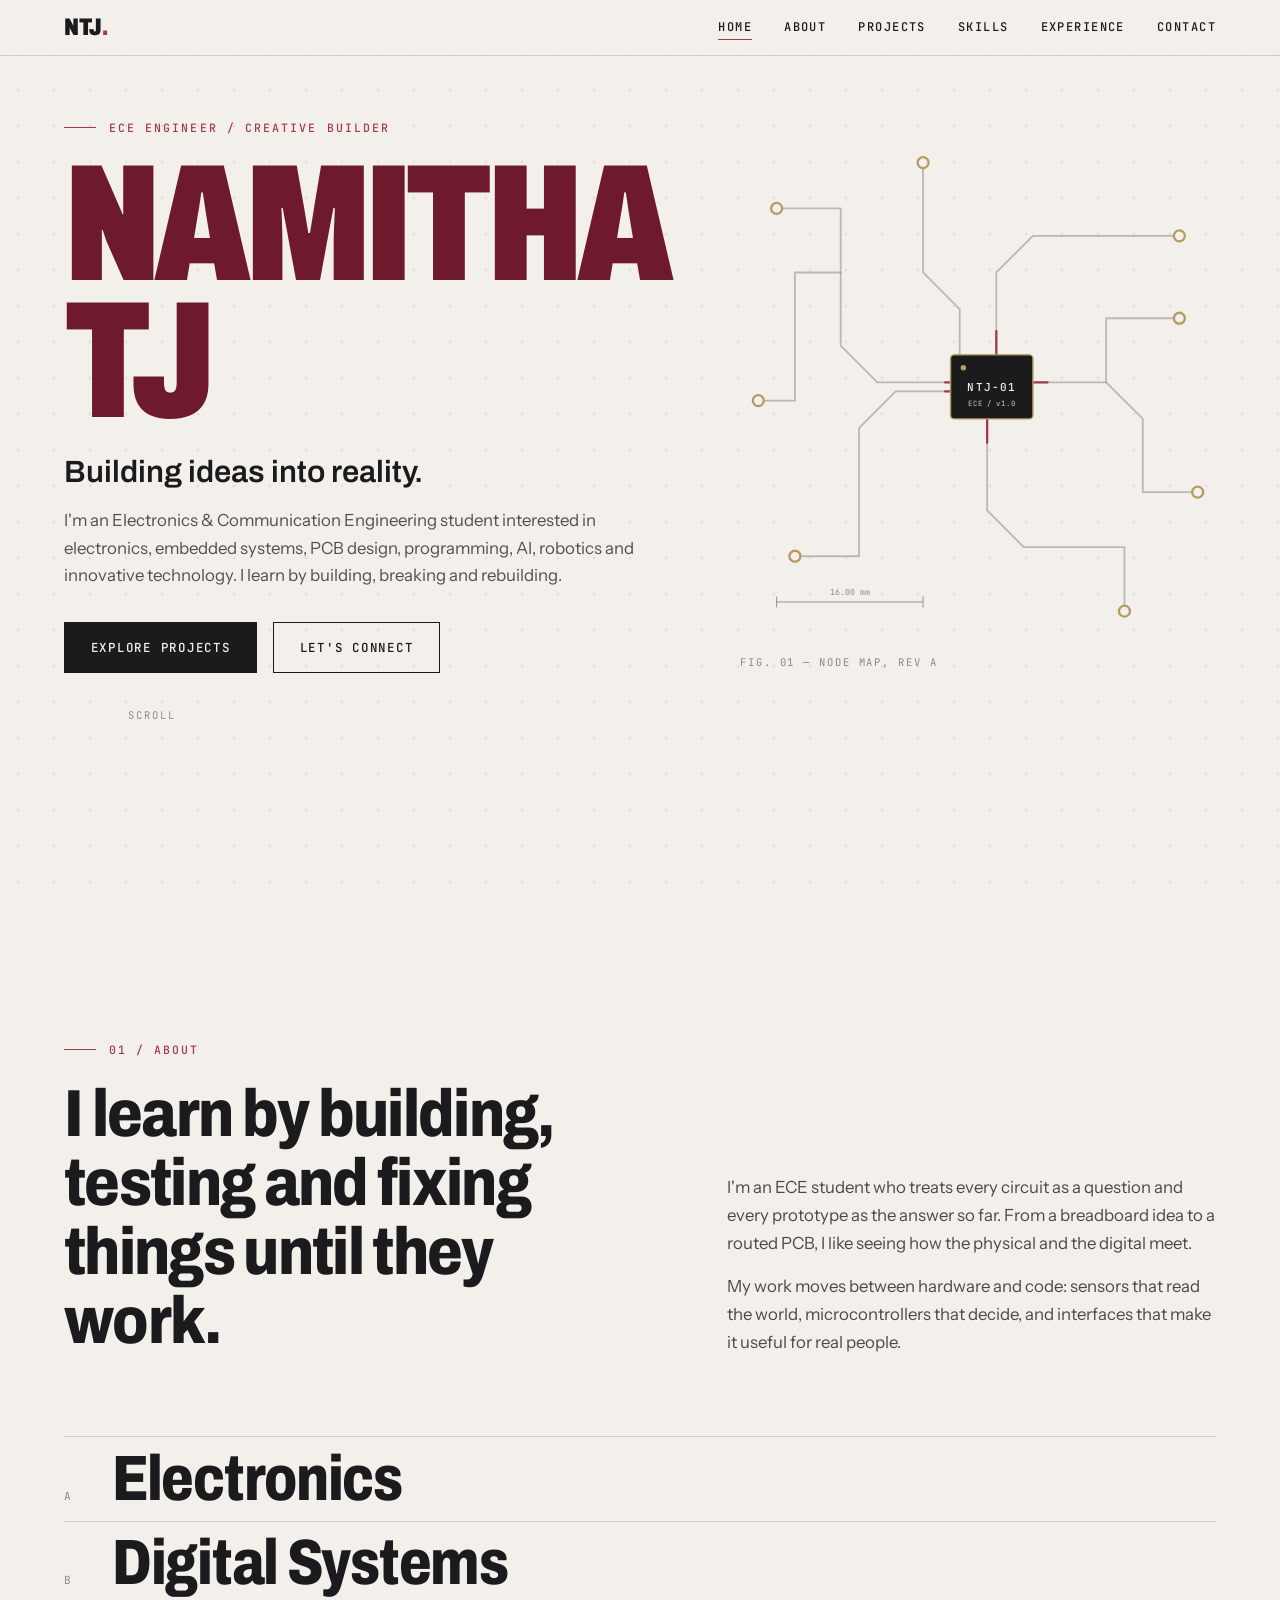
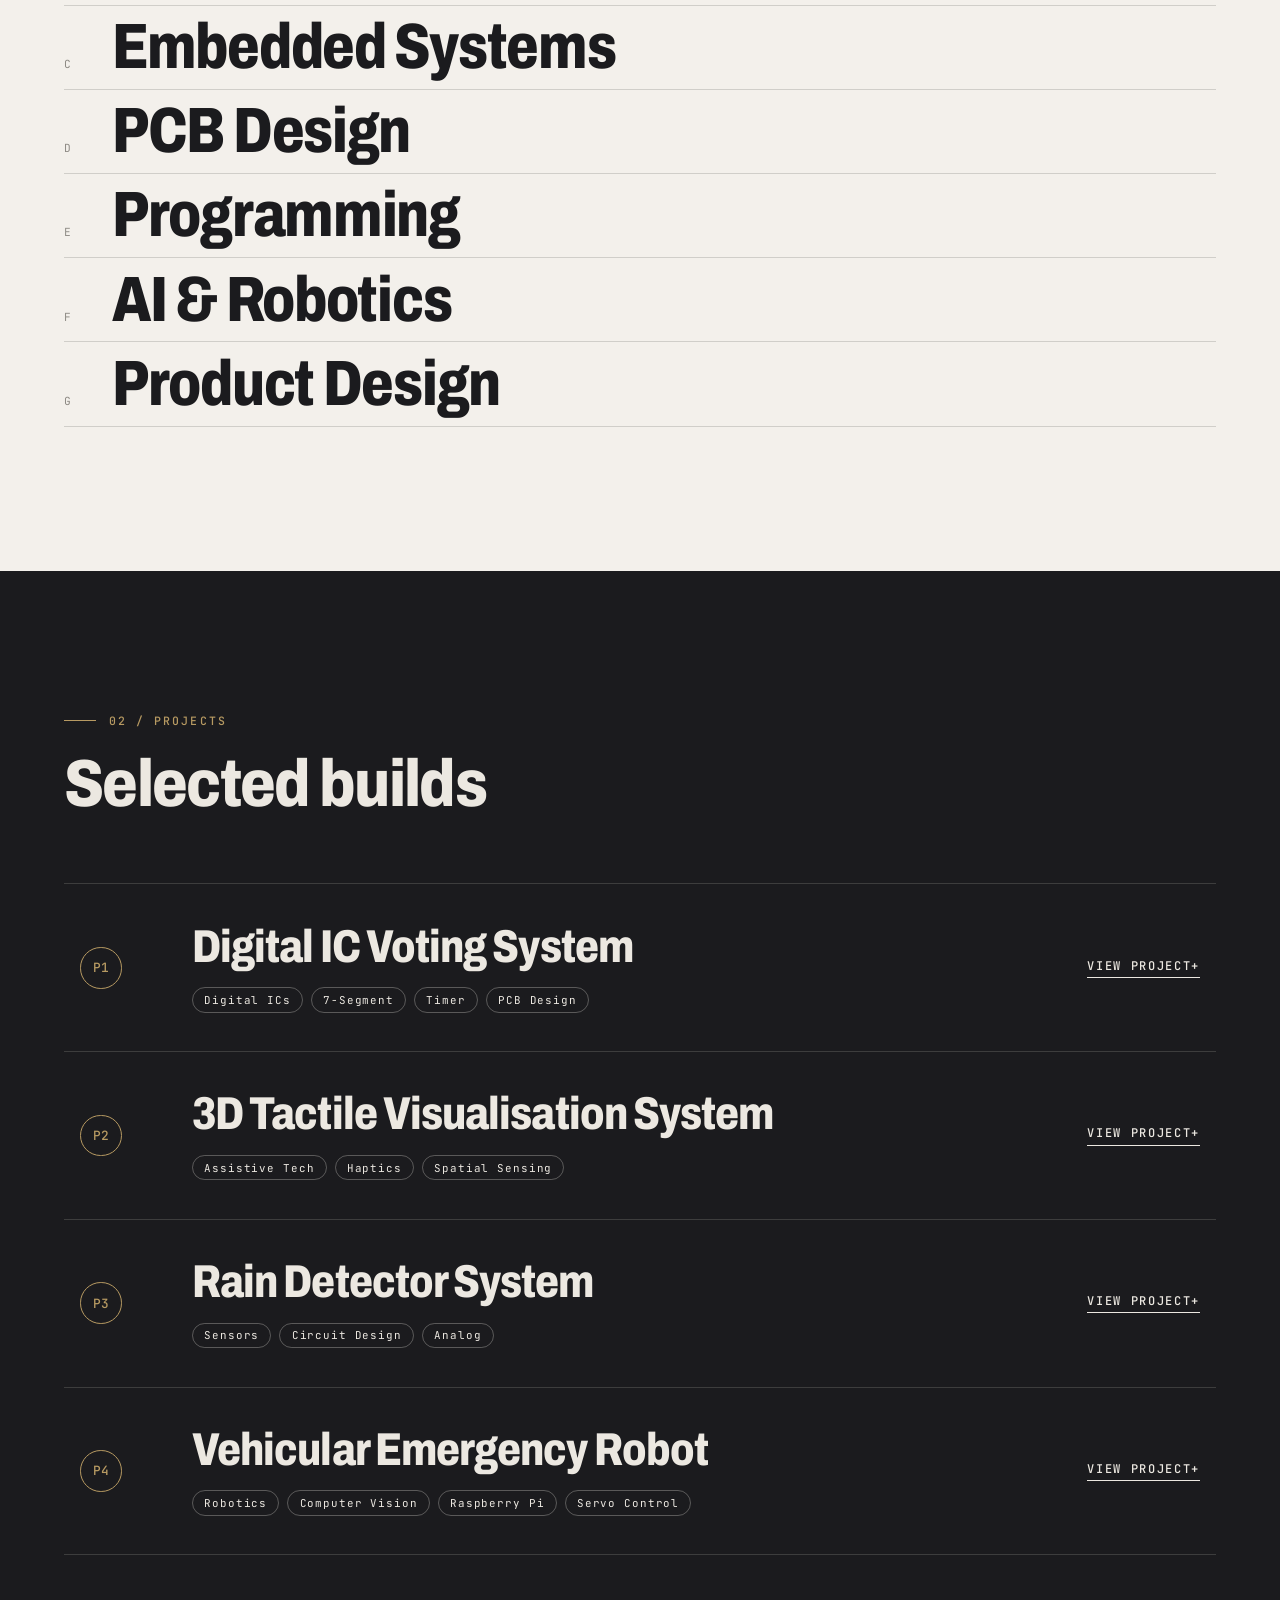
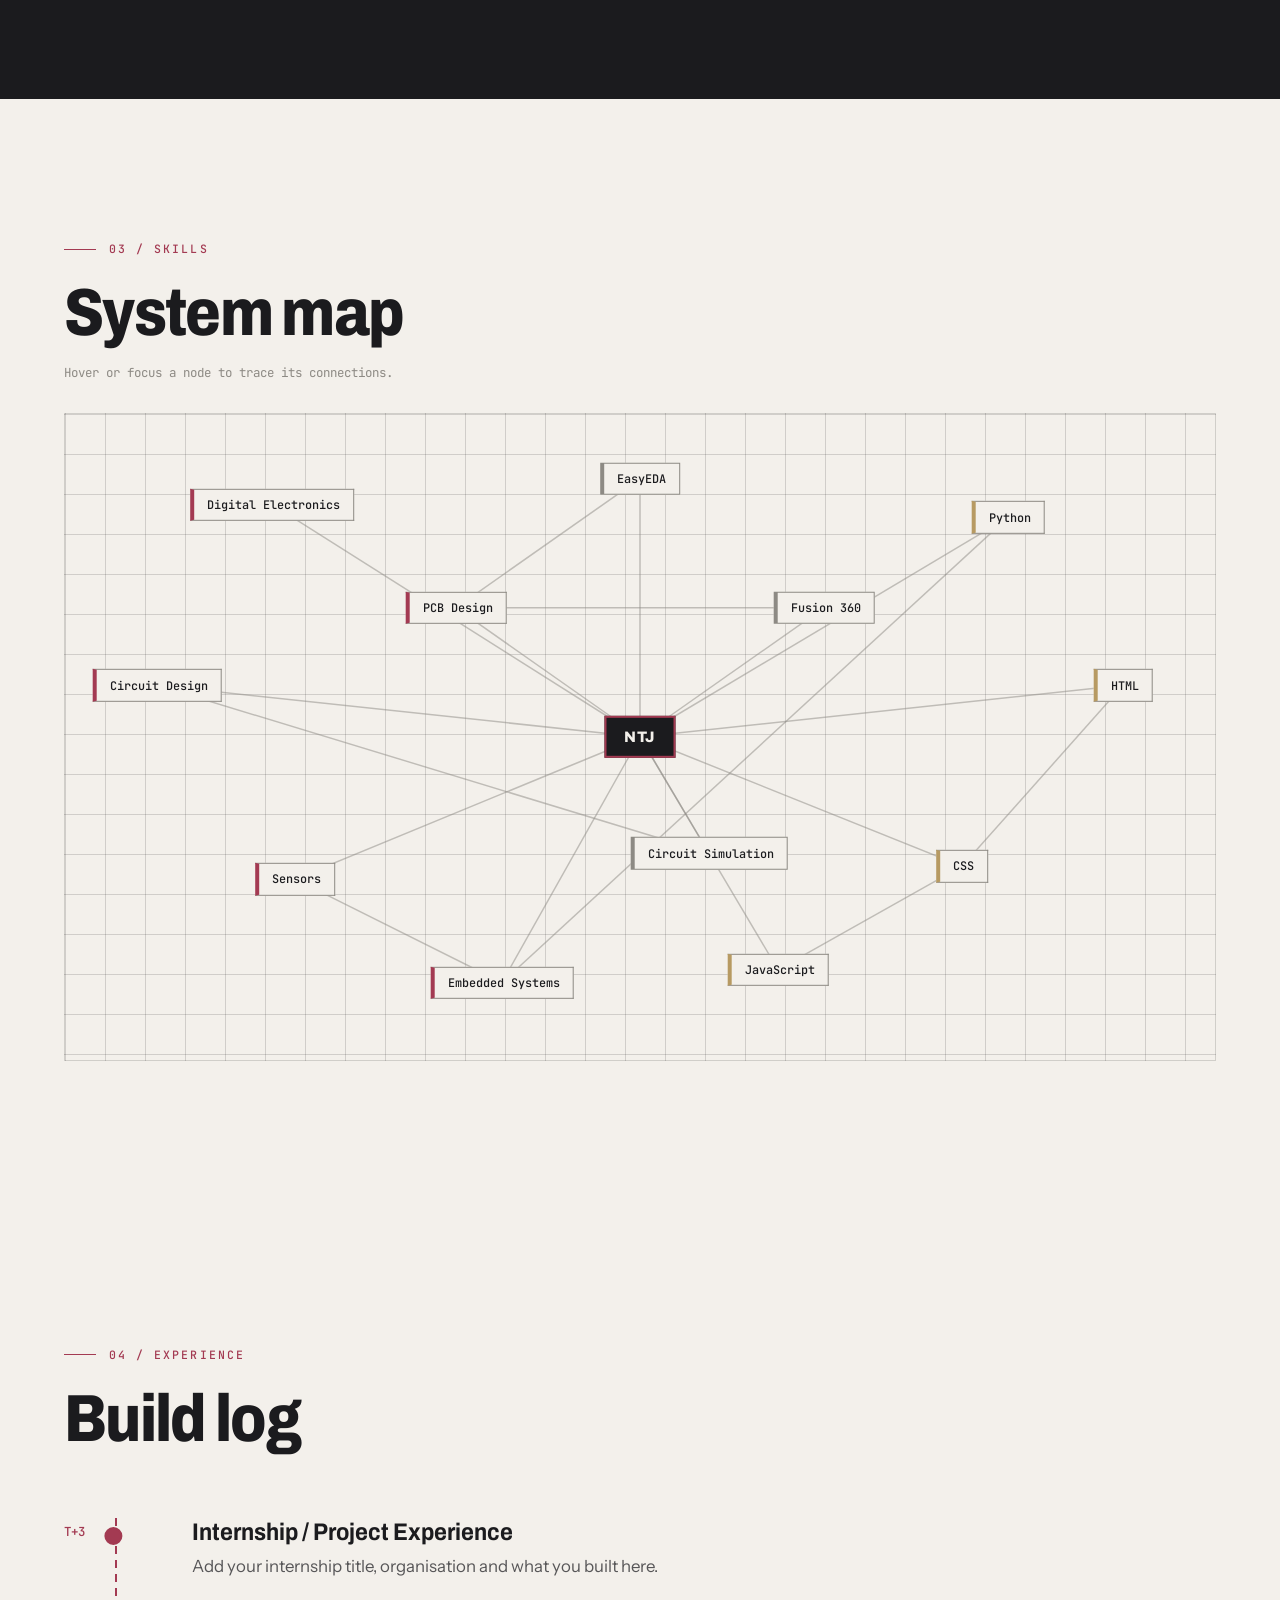
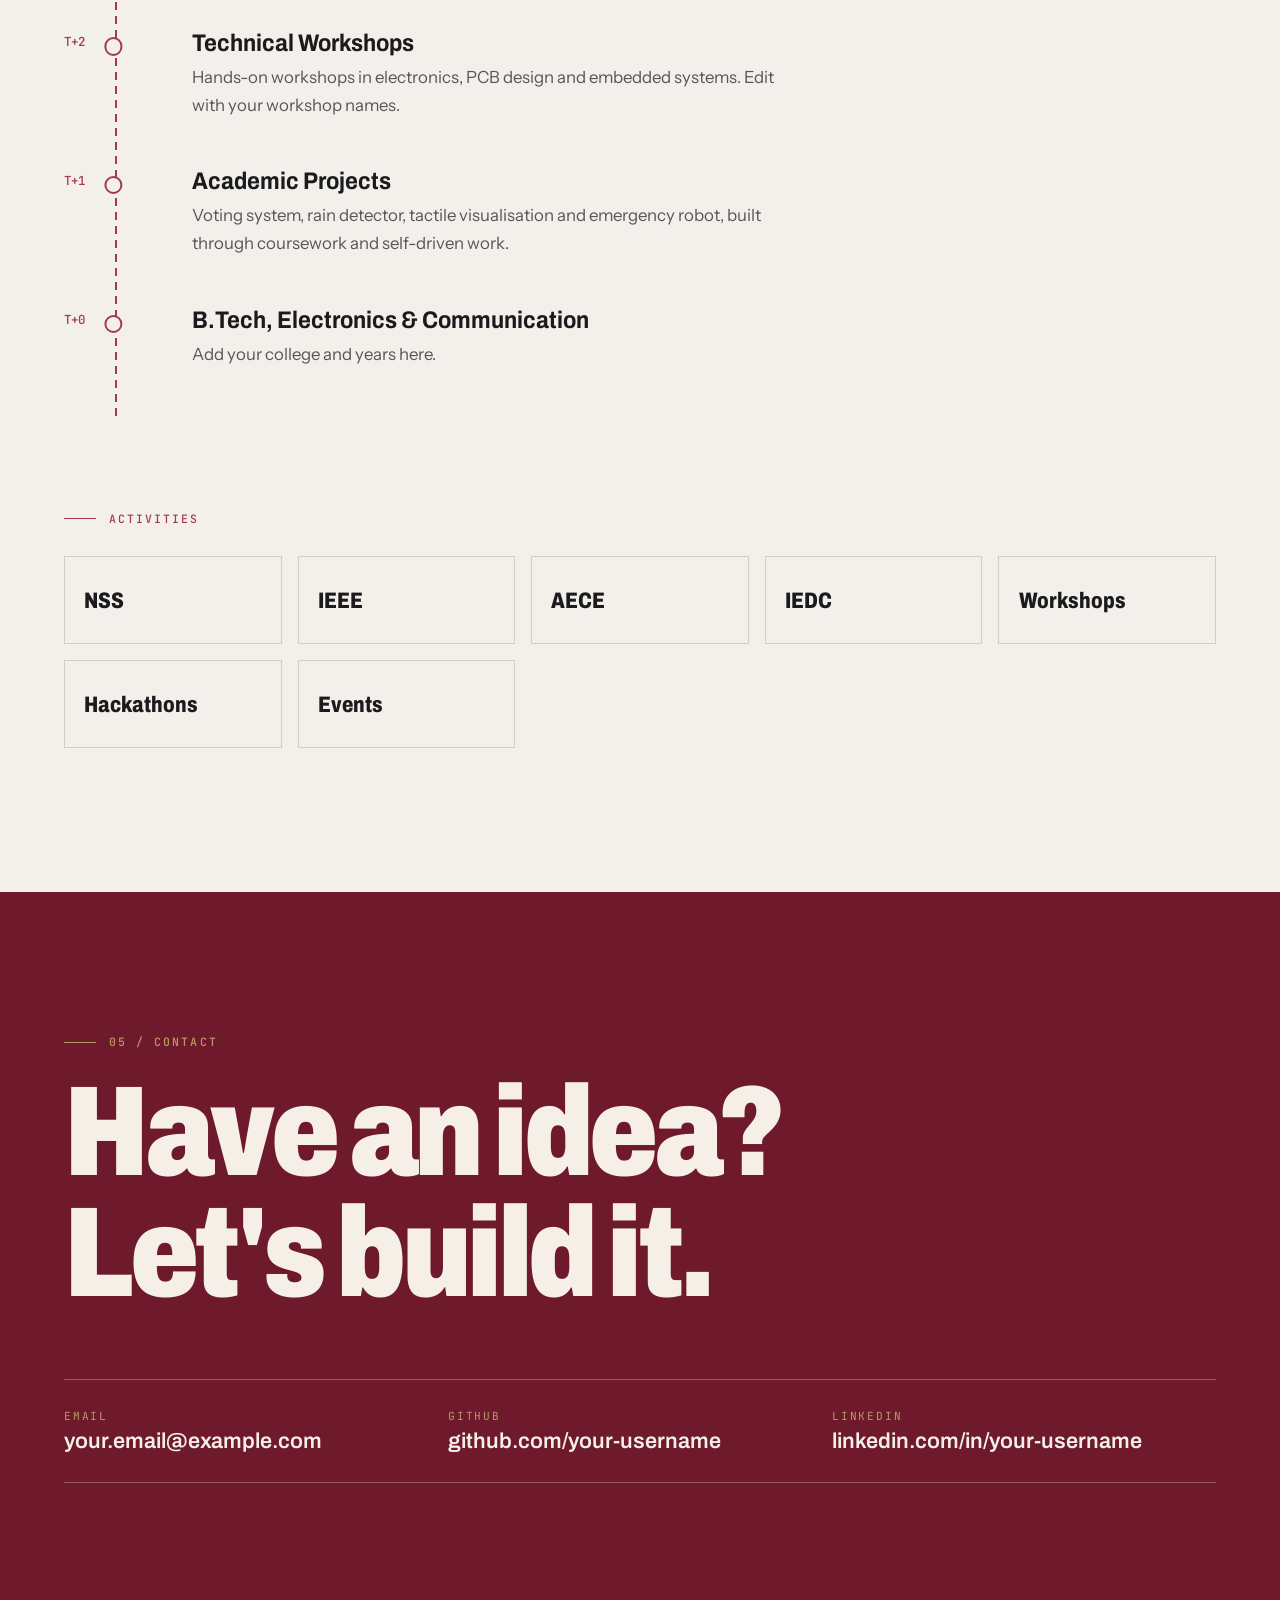
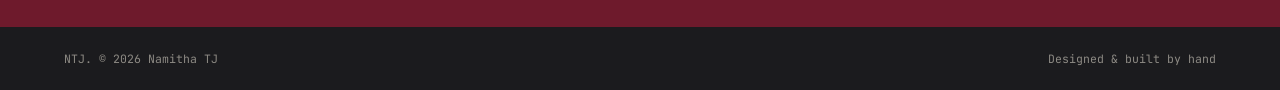
<file: index.html>
<!DOCTYPE html>
<html lang="en">
<head>
<meta charset="UTF-8">
<meta name="viewport" content="width=device-width, initial-scale=1">
<title>Namitha TJ — ECE Engineer / Creative Builder</title>
<meta name="description" content="Portfolio of Namitha TJ, an Electronics & Communication Engineering student building in embedded systems, PCB design, AI and robotics.">
<link rel="preconnect" href="https://fonts.googleapis.com">
<link rel="preconnect" href="https://fonts.gstatic.com" crossorigin>
<link href="https://fonts.googleapis.com/css2?family=Archivo:wdth,wght@62..125,300..900&family=Instrument+Sans:wght@400;500;600&family=JetBrains+Mono:wght@400;500&display=swap" rel="stylesheet">
<link rel="stylesheet" href="style.css">
</head>
<body>
<a class="skip" href="#main">Skip to content</a>

<header class="nav" id="nav">
  <a class="logo" href="#home" aria-label="NTJ home">NTJ<span>.</span></a>
  <button class="burger" aria-label="Toggle menu" aria-expanded="false" aria-controls="menu"><i></i><i></i></button>
  <nav id="menu" aria-label="Primary">
    <a href="#home">Home</a><a href="#about">About</a><a href="#projects">Projects</a>
    <a href="#skills">Skills</a><a href="#experience">Experience</a><a href="#contact">Contact</a>
  </nav>
</header>

<main id="main">
<section class="hero" id="home">
  <canvas id="grid" aria-hidden="true"></canvas>
  <div class="hero-text">
    <p class="label">ECE ENGINEER / CREATIVE BUILDER</p>
    <h1>NAMITHA<br>TJ</h1>
    <p class="headline">Building ideas into reality.</p>
    <p class="lead">I'm an Electronics &amp; Communication Engineering student interested in electronics, embedded systems, PCB design, programming, AI, robotics and innovative technology. I learn by building, breaking and rebuilding.</p>
    <div class="btns">
      <a class="btn primary" href="#projects">EXPLORE PROJECTS</a>
      <a class="btn" href="#contact">LET'S CONNECT</a>
    </div>
  </div>
  <figure class="board" aria-label="Illustration of a circuit board">
    <svg id="pcb" viewBox="0 0 520 560" role="img" aria-hidden="true">
      <g class="traces" fill="none" stroke-linecap="round" stroke-linejoin="round">
        <path d="M260 280 H150 L110 240 V90 H40"/>
        <path d="M260 290 H170 L130 330 V470 H60"/>
        <path d="M280 260 V160 L320 120 H480"/>
        <path d="M300 280 H400 L440 320 V400 H500"/>
        <path d="M270 310 V420 L310 460 H420 V530"/>
        <path d="M240 260 V200 L200 160 V40"/>
        <path d="M110 160 H60 V300 H20"/>
        <path d="M400 280 V210 H480"/>
      </g>
      <g class="pulses" fill="none" stroke-linecap="round" stroke-linejoin="round">
        <path d="M260 280 H150 L110 240 V90 H40"/>
        <path d="M280 260 V160 L320 120 H480"/>
        <path d="M270 310 V420 L310 460 H420 V530"/>
        <path d="M300 280 H400 L440 320 V400 H500"/>
        <path d="M260 290 H170 L130 330 V470 H60"/>
      </g>
      <g class="chip">
        <rect x="230" y="250" width="90" height="70" rx="4"/>
        <circle cx="244" cy="264" r="3"/>
        <text x="275" y="290" text-anchor="middle">NTJ-01</text>
        <text x="275" y="306" text-anchor="middle" class="sm">ECE / v1.0</text>
      </g>
      <g class="nodes">
        <circle cx="40" cy="90" r="6"/><circle cx="60" cy="470" r="6"/><circle cx="480" cy="120" r="6"/>
        <circle cx="500" cy="400" r="6"/><circle cx="420" cy="530" r="6"/><circle cx="200" cy="40" r="6"/>
        <circle cx="20" cy="300" r="6"/><circle cx="480" cy="210" r="6"/>
      </g>
      <g class="dim" fill="none"><path d="M40 520 H200 M40 514 V526 M200 514 V526"/><text x="120" y="512" text-anchor="middle">16.00 mm</text></g>
    </svg>
    <figcaption>FIG. 01 — NODE MAP, REV A</figcaption>
  </figure>
  <p class="scroll" aria-hidden="true">SCROLL</p>
</section>

<section class="about" id="about">
  <p class="label">01 / ABOUT</p>
  <div class="about-grid">
    <h2 class="big">I learn by building, testing and fixing things until they work.</h2>
    <div class="about-copy">
      <p>I'm an ECE student who treats every circuit as a question and every prototype as the answer so far. From a breadboard idea to a routed PCB, I like seeing how the physical and the digital meet.</p>
      <p>My work moves between hardware and code: sensors that read the world, microcontrollers that decide, and interfaces that make it useful for real people.</p>
    </div>
  </div>
  <ul class="interests" aria-label="Areas of interest">
    <li data-n="A"><span>Electronics</span></li><li data-n="B"><span>Digital Systems</span></li>
    <li data-n="C"><span>Embedded Systems</span></li><li data-n="D"><span>PCB Design</span></li>
    <li data-n="E"><span>Programming</span></li><li data-n="F"><span>AI &amp; Robotics</span></li>
    <li data-n="G"><span>Product Design</span></li>
  </ul>
</section>

<section class="projects" id="projects">
  <p class="label">02 / PROJECTS</p>
  <h2 class="big">Selected builds</h2>
  <div class="plist">
    <article class="proj" tabindex="0">
      <span class="pn">P1</span>
      <div class="pbody">
        <h3>Digital IC Voting System</h3>
        <p>A voting machine built from digital ICs. It counts votes per candidate, runs on a timer-controlled voting window and shows results on a 7-segment display, all on a custom PCB.</p>
        <ul class="tags"><li>Digital ICs</li><li>7-Segment</li><li>Timer</li><li>PCB Design</li></ul>
      </div>
      <a class="view" href="#" aria-label="View Digital IC Voting System project">View Project</a>
    </article>
    <article class="proj" tabindex="0">
      <span class="pn">P2</span>
      <div class="pbody">
        <h3>3D Tactile Visualisation System</h3>
        <p>Assistive technology that turns spatial surroundings into touch. Haptic feedback helps visually impaired users perceive the layout of their environment.</p>
        <ul class="tags"><li>Assistive Tech</li><li>Haptics</li><li>Spatial Sensing</li></ul>
      </div>
      <a class="view" href="#" aria-label="View 3D Tactile Visualisation System project">View Project</a>
    </article>
    <article class="proj" tabindex="0">
      <span class="pn">P3</span>
      <div class="pbody">
        <h3>Rain Detector System</h3>
        <p>A sensor-based circuit that detects rainfall and signals it instantly, implemented and tested as a working circuit.</p>
        <ul class="tags"><li>Sensors</li><li>Circuit Design</li><li>Analog</li></ul>
      </div>
      <a class="view" href="#" aria-label="View Rain Detector System project">View Project</a>
    </article>
    <article class="proj" tabindex="0">
      <span class="pn">P4</span>
      <div class="pbody">
        <h3>Vehicular Emergency Robot</h3>
        <p>A robot that sees and responds. A camera and sensors feed a Raspberry Pi, which drives servos to react in emergency situations.</p>
        <ul class="tags"><li>Robotics</li><li>Computer Vision</li><li>Raspberry Pi</li><li>Servo Control</li></ul>
      </div>
      <a class="view" href="#" aria-label="View Vehicular Emergency Robot project">View Project</a>
    </article>
  </div>
</section>

<section class="skills" id="skills">
  <p class="label">03 / SKILLS</p>
  <h2 class="big">System map</h2>
  <p class="hint">Hover or focus a node to trace its connections.</p>
  <div class="map" id="map" role="group" aria-label="Skills network"></div>
</section>

<section class="exp" id="experience">
  <p class="label">04 / EXPERIENCE</p>
  <h2 class="big">Build log</h2>
  <ol class="timeline">
    <li><span class="stamp">T+3</span><div><h3>Internship / Project Experience</h3><p>Add your internship title, organisation and what you built here.</p></div></li>
    <li><span class="stamp">T+2</span><div><h3>Technical Workshops</h3><p>Hands-on workshops in electronics, PCB design and embedded systems. Edit with your workshop names.</p></div></li>
    <li><span class="stamp">T+1</span><div><h3>Academic Projects</h3><p>Voting system, rain detector, tactile visualisation and emergency robot, built through coursework and self-driven work.</p></div></li>
    <li><span class="stamp">T+0</span><div><h3>B.Tech, Electronics &amp; Communication</h3><p>Add your college and years here.</p></div></li>
  </ol>

  <p class="label sub">ACTIVITIES</p>
  <div class="acts">
    <button class="act" aria-expanded="false"><b>NSS</b><span>Community service and volunteering.</span></button>
    <button class="act" aria-expanded="false"><b>IEEE</b><span>Student branch member and technical events.</span></button>
    <button class="act" aria-expanded="false"><b>AECE</b><span>Association of ECE students.</span></button>
    <button class="act" aria-expanded="false"><b>IEDC</b><span>Innovation and entrepreneurship development.</span></button>
    <button class="act" aria-expanded="false"><b>Workshops</b><span>Technical training and skill-building.</span></button>
    <button class="act" aria-expanded="false"><b>Hackathons</b><span>Building under time pressure.</span></button>
    <button class="act" aria-expanded="false"><b>Events</b><span>Engineering fests and technical talks.</span></button>
  </div>
</section>

<section class="contact" id="contact">
  <p class="label">05 / CONTACT</p>
  <h2 class="huge">Have an idea?<br>Let's build it.</h2>
  <div class="links">
    <a href="mailto:your.email@example.com"><span>Email</span>your.email@example.com</a>
    <a href="https://github.com/your-username" target="_blank" rel="noopener"><span>GitHub</span>github.com/your-username</a>
    <a href="https://linkedin.com/in/your-username" target="_blank" rel="noopener"><span>LinkedIn</span>linkedin.com/in/your-username</a>
  </div>
</section>
</main>

<footer><span>NTJ. &copy; <span id="yr"></span> Namitha TJ</span><span>Designed &amp; built by hand</span></footer>
<script src="script.js"></script>
</body>
</html>
</file>
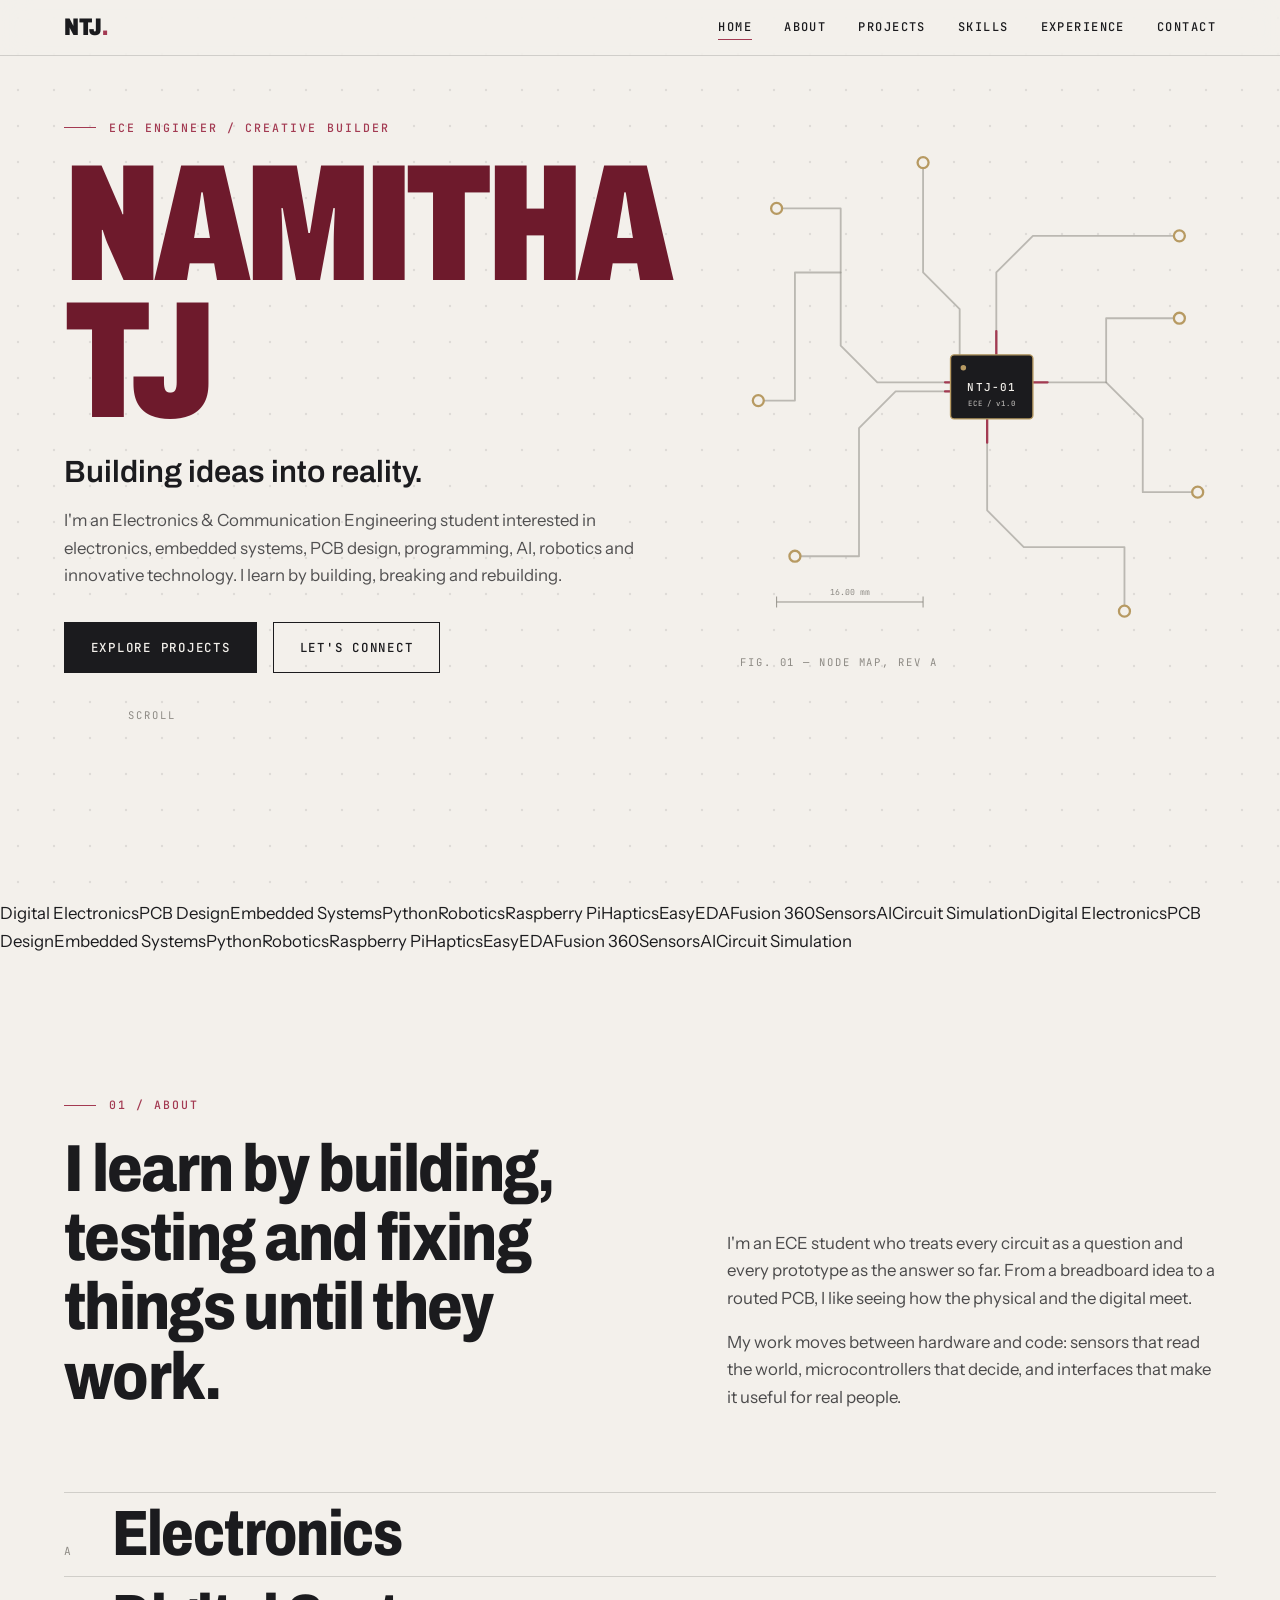
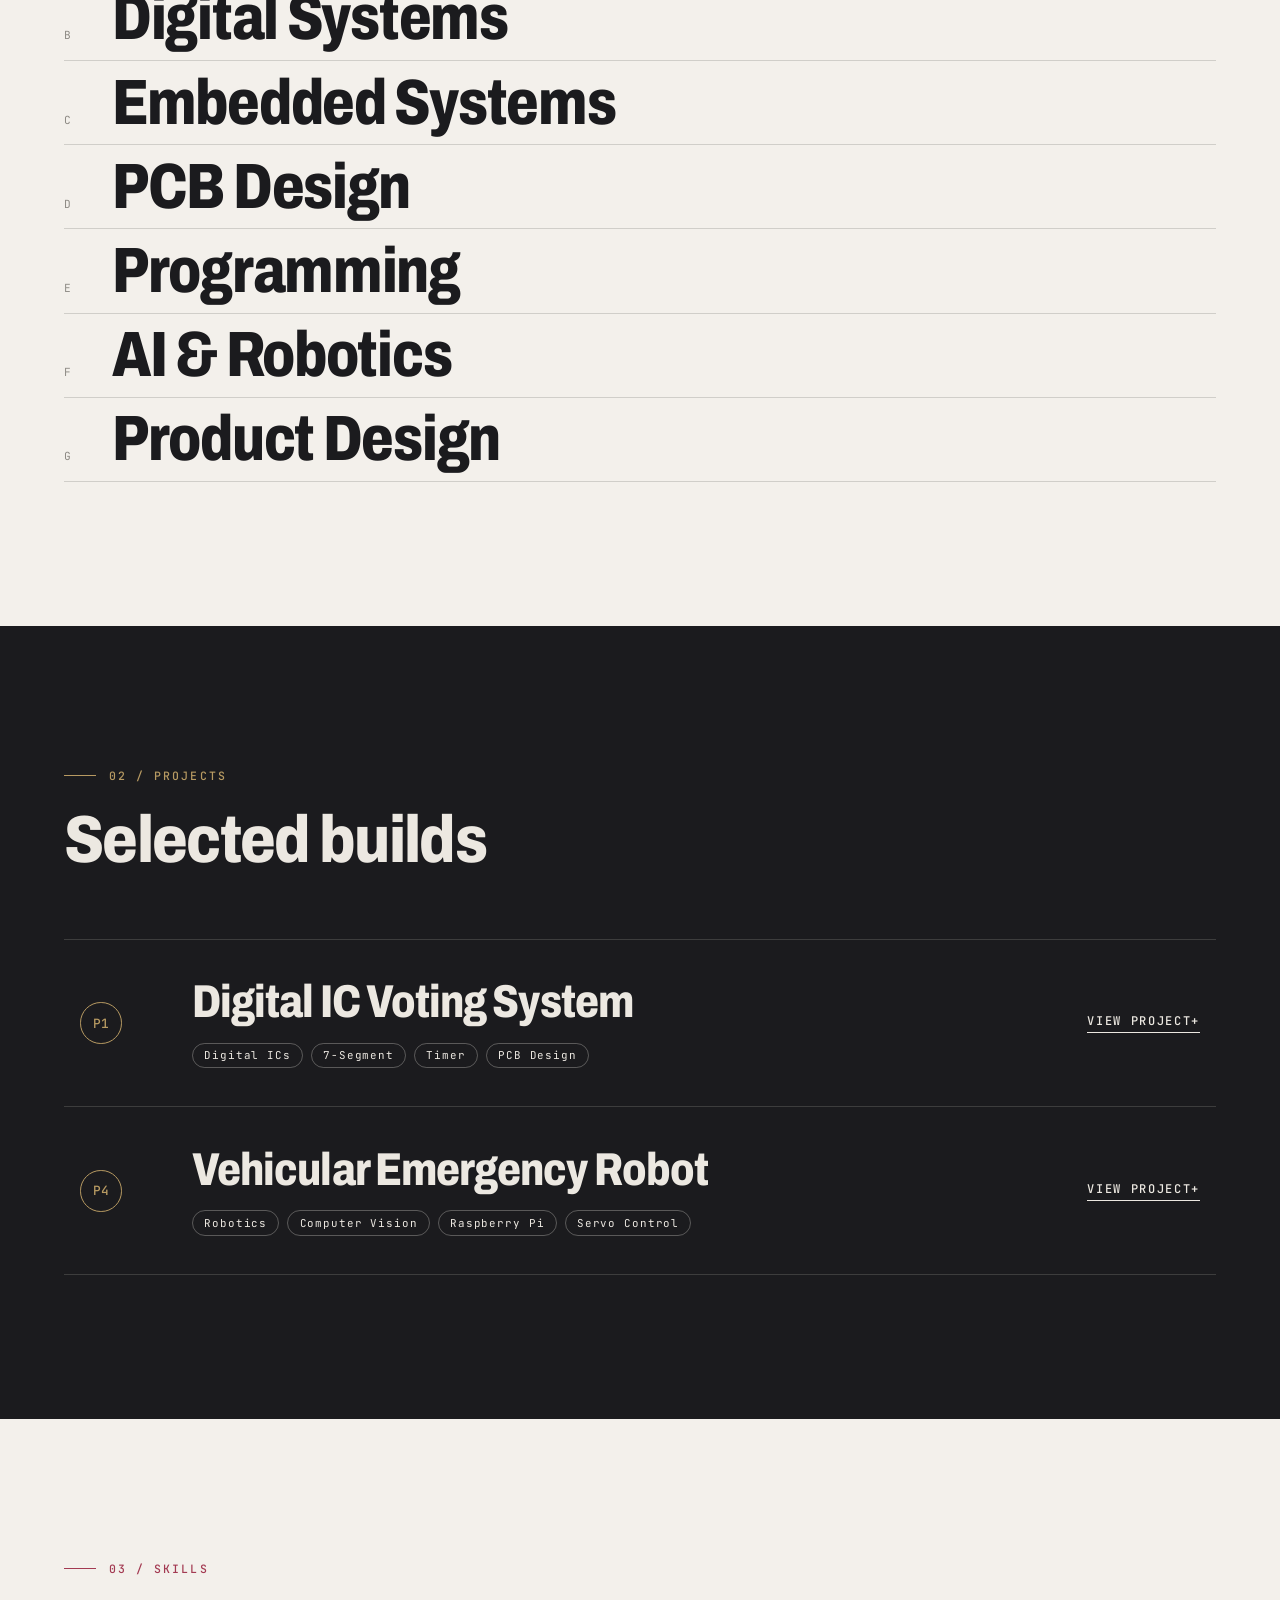
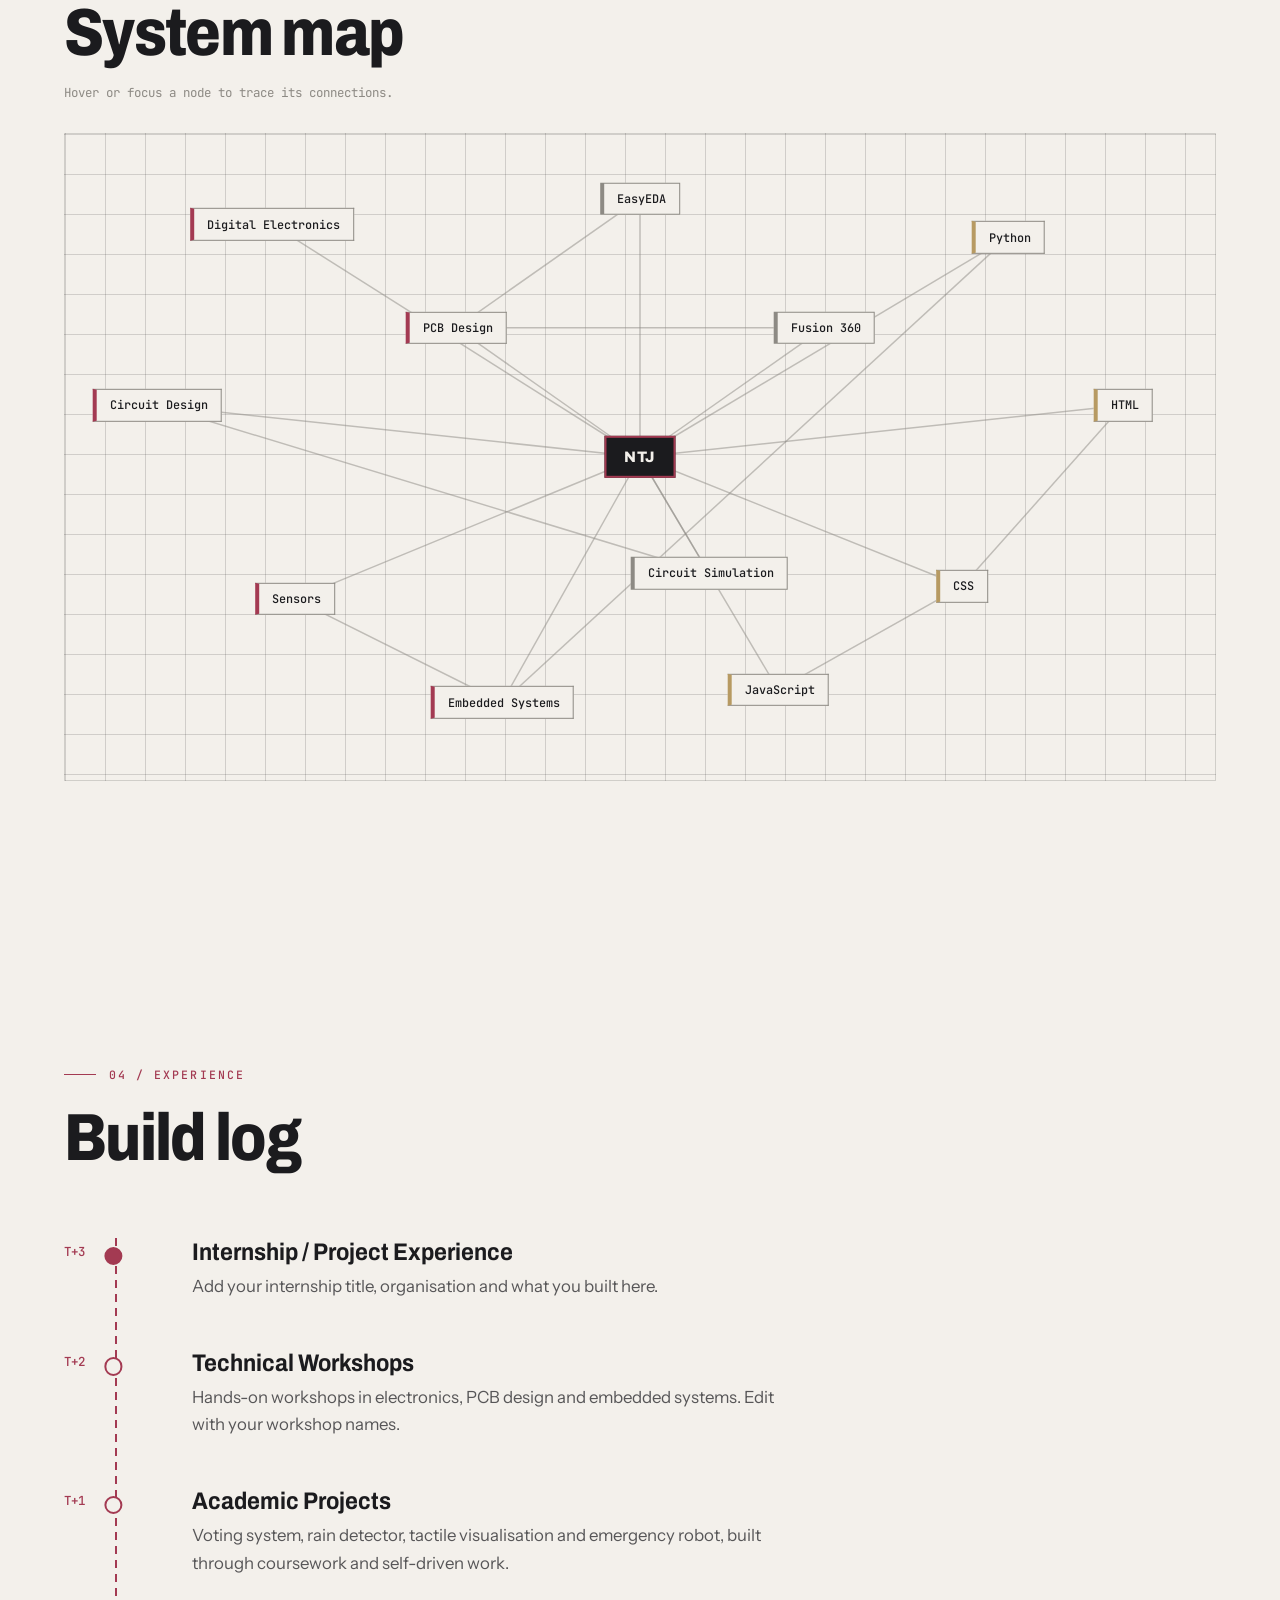
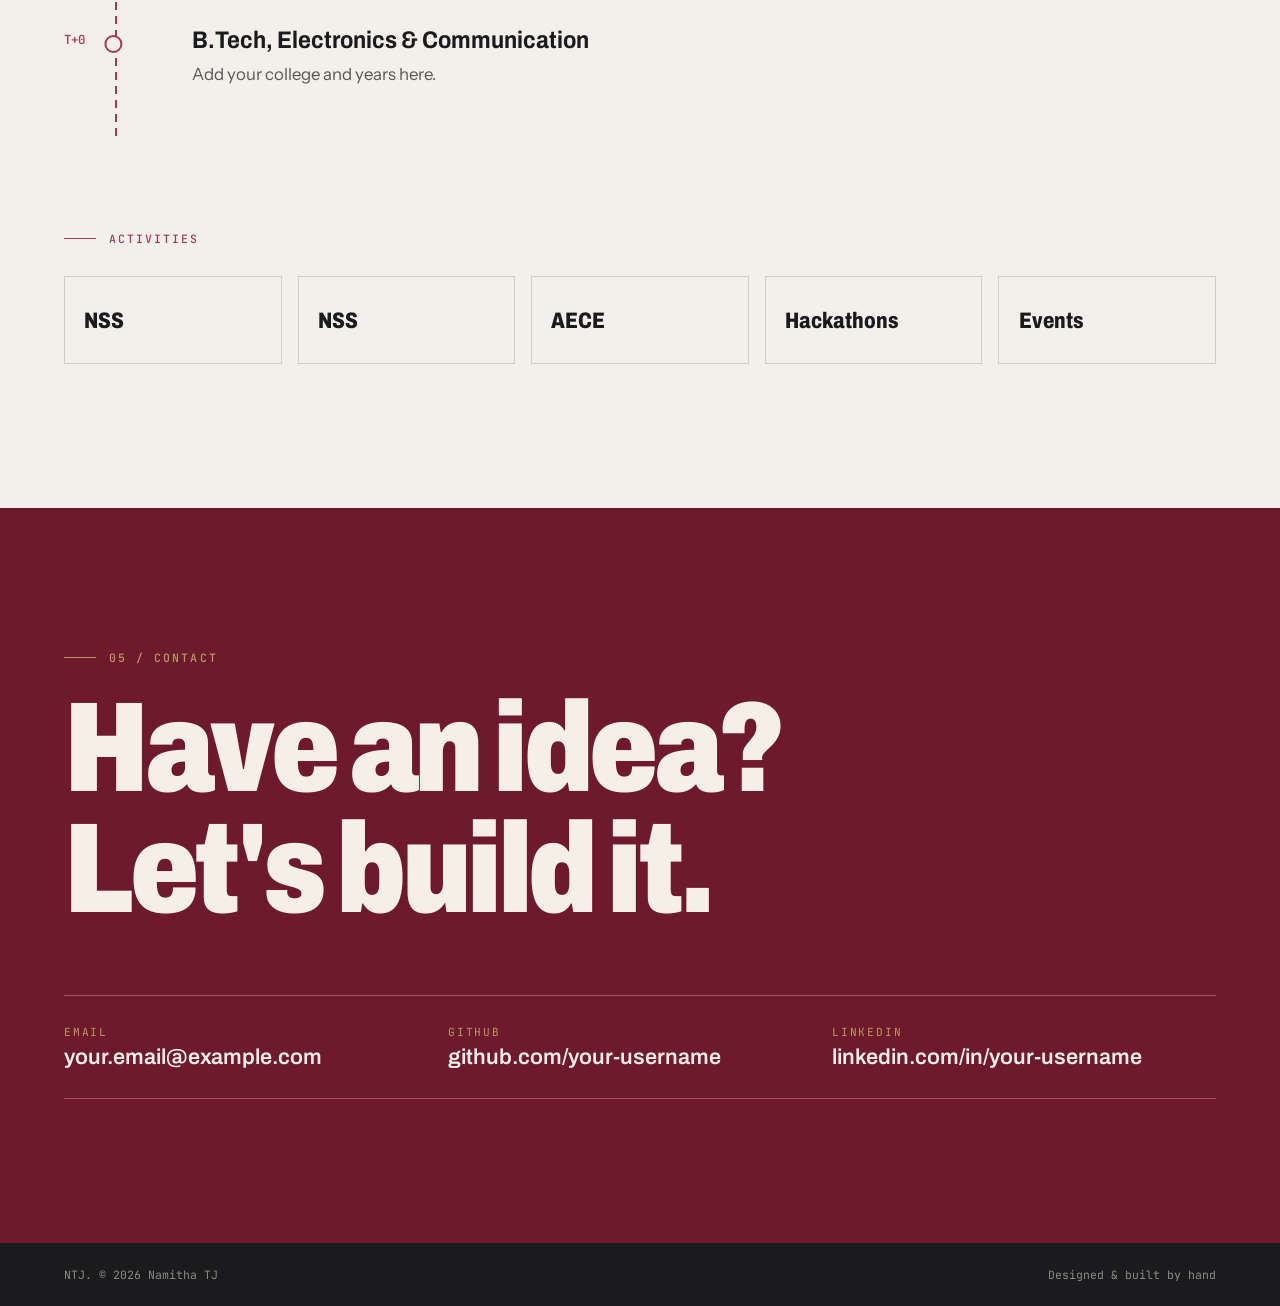
<file: index (1) (1).html>
<!DOCTYPE html>
<html lang="en">
<head>
<meta charset="UTF-8">
<meta name="viewport" content="width=device-width, initial-scale=1">
<title>Namitha TJ — ECE Engineer / Creative Builder</title>
<meta name="description" content="Namitha TJ, An ASPIRING Electronics & Communication Engineering student building in PCB design, AI and robotics, LEARNING HOW TO USE AI, LEARINING THE BEST PART .Part engineer. Part creator. Always curious.
I like taking things apart, understanding how they work, and then wondering how I could make them better. From circuits to code, I see technology as a playground for ideas — a place where a little curiosity can turn into something that actually works">
<link rel="preconnect" href="https://fonts.googleapis.com">
<link rel="preconnect" href="https://fonts.gstatic.com" crossorigin>
<link href="https://fonts.googleapis.com/css2?family=Archivo:wdth,wght@62..125,300..900&family=Instrument+Sans:wght@400;500;600&family=JetBrains+Mono:wght@400;500&display=swap" rel="stylesheet">
<link rel="stylesheet" href="style.css">
</head>
<body>
<a class="skip" href="#main">Skip to content</a>

<header class="nav" id="nav">
  <a class="logo" href="#home" aria-label="NTJ home">NTJ<span>.</span></a>
  <button class="burger" aria-label="Toggle menu" aria-expanded="false" aria-controls="menu"><i></i><i></i></button>
  <nav id="menu" aria-label="Primary">
    <a href="#home">Home</a><a href="#about">About</a><a href="#projects">Projects</a>
    <a href="#skills">Skills</a><a href="#experience">Experience</a><a href="#contact">Contact</a>
  </nav>
</header>

<main id="main">
<section class="hero" id="home">
  <canvas id="grid" aria-hidden="true"></canvas>
  <div class="hero-text">
    <p class="label">ECE ENGINEER / CREATIVE BUILDER</p>
    <h1>NAMITHA<br>TJ</h1>
    <p class="headline">Building ideas into reality.</p>
    <p class="lead">I'm an Electronics &amp; Communication Engineering student interested in electronics, embedded systems, PCB design, programming, AI, robotics and innovative technology. I learn by building, breaking and rebuilding.</p>
    <p class="term" aria-hidden="true"><span id="typed"></span><i></i></p>
    <div class="btns">
      <a class="btn primary" href="#projects">EXPLORE PROJECTS</a>
      <a class="btn" href="#contact">LET'S CONNECT</a>
    </div>
  </div>
  <figure class="board" aria-label="Illustration of a circuit board">
    <svg id="pcb" viewBox="0 0 520 560" role="img" aria-hidden="true">
      <g class="traces" fill="none" stroke-linecap="round" stroke-linejoin="round">
        <path d="M260 280 H150 L110 240 V90 H40"/>
        <path d="M260 290 H170 L130 330 V470 H60"/>
        <path d="M280 260 V160 L320 120 H480"/>
        <path d="M300 280 H400 L440 320 V400 H500"/>
        <path d="M270 310 V420 L310 460 H420 V530"/>
        <path d="M240 260 V200 L200 160 V40"/>
        <path d="M110 160 H60 V300 H20"/>
        <path d="M400 280 V210 H480"/>
      </g>
      <g class="pulses" fill="none" stroke-linecap="round" stroke-linejoin="round">
        <path d="M260 280 H150 L110 240 V90 H40"/>
        <path d="M280 260 V160 L320 120 H480"/>
        <path d="M270 310 V420 L310 460 H420 V530"/>
        <path d="M300 280 H400 L440 320 V400 H500"/>
        <path d="M260 290 H170 L130 330 V470 H60"/>
      </g>
      <g class="chip">
        <rect x="230" y="250" width="90" height="70" rx="4"/>
        <circle cx="244" cy="264" r="3"/>
        <text x="275" y="290" text-anchor="middle">NTJ-01</text>
        <text x="275" y="306" text-anchor="middle" class="sm">ECE / v1.0</text>
      </g>
      <g class="nodes">
        <circle cx="40" cy="90" r="6"/><circle cx="60" cy="470" r="6"/><circle cx="480" cy="120" r="6"/>
        <circle cx="500" cy="400" r="6"/><circle cx="420" cy="530" r="6"/><circle cx="200" cy="40" r="6"/>
        <circle cx="20" cy="300" r="6"/><circle cx="480" cy="210" r="6"/>
      </g>
      <g class="dim" fill="none"><path d="M40 520 H200 M40 514 V526 M200 514 V526"/><text x="120" y="512" text-anchor="middle">16.00 mm</text></g>
    </svg>
    <figcaption>FIG. 01 — NODE MAP, REV A</figcaption>
  </figure>
  <p class="scroll" aria-hidden="true">SCROLL</p>
</section>

<div class="ticker" aria-hidden="true"><div class="track"><span>Digital Electronics</span><span>PCB Design</span><span>Embedded Systems</span><span>Python</span><span>Robotics</span><span>Raspberry Pi</span><span>Haptics</span><span>EasyEDA</span><span>Fusion 360</span><span>Sensors</span><span>AI</span><span>Circuit Simulation</span><span>Digital Electronics</span><span>PCB Design</span><span>Embedded Systems</span><span>Python</span><span>Robotics</span><span>Raspberry Pi</span><span>Haptics</span><span>EasyEDA</span><span>Fusion 360</span><span>Sensors</span><span>AI</span><span>Circuit Simulation</span></div></div>

<section class="about" id="about">
  <p class="label">01 / ABOUT</p>
  <div class="about-grid">
    <h2 class="big">I learn by building, testing and fixing things until they work.</h2>
    <div class="about-copy">
      <p>I'm an ECE student who treats every circuit as a question and every prototype as the answer so far. From a breadboard idea to a routed PCB, I like seeing how the physical and the digital meet.</p>
      <p>My work moves between hardware and code: sensors that read the world, microcontrollers that decide, and interfaces that make it useful for real people.</p>
    </div>
  </div>
  <ul class="interests" aria-label="Areas of interest">
    <li data-n="A"><span>Electronics</span></li><li data-n="B"><span>Digital Systems</span></li>
    <li data-n="C"><span>Embedded Systems</span></li><li data-n="D"><span>PCB Design</span></li>
    <li data-n="E"><span>Programming</span></li><li data-n="F"><span>AI &amp; Robotics</span></li>
    <li data-n="G"><span>Product Design</span></li>
  </ul>
</section>

<section class="projects" id="projects">
  <p class="label">02 / PROJECTS</p>
  <h2 class="big">Selected builds</h2>
  <div class="plist">
    <article class="proj" tabindex="0">
      <span class="pn">P1</span>
      <div class="pbody">
        <h3>Digital IC Voting System</h3>
        <p>A voting machine built from digital ICs. It counts votes per candidate, runs on a timer-controlled voting window and shows results on a 7-segment display, all on a custom PCB.</p>
        <ul class="tags"><li>Digital ICs</li><li>7-Segment</li><li>Timer</li><li>PCB Design</li></ul>
      </div>
      <a class="view" href="#" aria-label="View Digital IC Voting System project">View Project</a>
    </article>

    <article class="proj" tabindex="0">
      <span class="pn">P4</span>
      <div class="pbody">
        <h3>Vehicular Emergency Robot</h3>
        <p>A robot that sees and responds. A camera and sensors feed a Raspberry Pi, which drives servos to react in emergency situations.</p>
        <ul class="tags"><li>Robotics</li><li>Computer Vision</li><li>Raspberry Pi</li><li>Servo Control</li></ul>
      </div>
      <a class="view" href="#" aria-label="View Vehicular Emergency Robot project">View Project</a>
    </article>
  </div>
</section>

<section class="skills" id="skills">
  <p class="label">03 / SKILLS</p>
  <h2 class="big">System map</h2>
  <p class="hint">Hover or focus a node to trace its connections.</p>
  <div class="map" id="map" role="group" aria-label="Skills network"></div>
</section>

<section class="exp" id="experience">
  <p class="label">04 / EXPERIENCE</p>
  <h2 class="big">Build log</h2>
  <ol class="timeline">
    <li><span class="stamp">T+3</span><div><h3>Internship / Project Experience</h3><p>Add your internship title, organisation and what you built here.</p></div></li>
    <li><span class="stamp">T+2</span><div><h3>Technical Workshops</h3><p>Hands-on workshops in electronics, PCB design and embedded systems. Edit with your workshop names.</p></div></li>
    <li><span class="stamp">T+1</span><div><h3>Academic Projects</h3><p>Voting system, rain detector, tactile visualisation and emergency robot, built through coursework and self-driven work.</p></div></li>
    <li><span class="stamp">T+0</span><div><h3>B.Tech, Electronics &amp; Communication</h3><p>Add your college and years here.</p></div></li>
  </ol>

  <p class="label sub">ACTIVITIES</p>
  <div class="acts">
    <button class="act" aria-expanded="false"><b>NSS</b><span>Community service and volunteering.</span></button>
     <button class="act" aria-expanded="false"><b>NSS</b><span>IIC.</span></button>
    <button class="act" aria-expanded="false"><b>AECE</b><span>Association of ECE students.</span></button>
    <button class="act" aria-expanded="false"><b>Hackathons</b><span>Building under time pressure.</span></button>
    <button class="act" aria-expanded="false"><b>Events</b><span>Engineering fests and technical talks.</span></button>
  </div>
</section>

<section class="contact" id="contact">
  <p class="label">05 / CONTACT</p>
  <h2 class="huge">Have an idea?<br>Let's build it.</h2>
  <div class="links">
    <a href="mailto:namithatj07@gmail.com"><span>Email</span>your.email@example.com</a>
    <a href="https://namithatj07-glitch.github.io" target="_blank" rel="noopener"><span>GitHub</span>github.com/your-username</a>
    <a href="https://www.linkedin.com/in/namitha-t-j-2766a9377?utm_source=share_via&utm_content=profile&utm_medium=member_android" target="_blank" rel="noopener"><span>LinkedIn</span>linkedin.com/in/your-username</a>
  </div>
</section>
</main>

<footer><span>NTJ. &copy; <span id="yr"></span> Namitha TJ</span><span>Designed &amp; built by hand</span></footer>
<script src="script.js"></script>
</body>
</html>
</file>
<file: style.css>
/* ===== Tokens (edit colours here) ===== */
:root{
  --burgundy:#6e1a2c; --burgundy-d:#4a1120; --burgundy-l:#a33a52;
  --paper:#f3f0eb; --ink:#1b1b1e; --steel:#8d8a84; --brass:#b79a62;
  --bg:var(--paper); --fg:var(--ink); --line:rgba(27,27,30,.16);
  --display:'Archivo',system-ui,sans-serif; --body:'Instrument Sans',system-ui,sans-serif; --mono:'JetBrains Mono',ui-monospace,monospace;
  --pad:clamp(1.25rem,5vw,5rem);
}
@media (prefers-color-scheme:dark){
  :root{--bg:#161618;--fg:#ece8e1;--line:rgba(236,232,225,.16);--burgundy-l:#c25a72}
}
*{box-sizing:border-box;margin:0;padding:0}
html{scroll-behavior:smooth;scroll-padding-top:4.5rem}
body{background:var(--bg);color:var(--fg);font:400 1.05rem/1.65 var(--body);overflow-x:hidden}
a{color:inherit;text-decoration:none}
ul,ol{list-style:none}
:focus-visible{outline:2px solid var(--burgundy-l);outline-offset:3px}
.skip{position:absolute;left:-999px}.skip:focus{left:1rem;top:1rem;background:var(--burgundy);color:#fff;padding:.5rem 1rem;z-index:99}
section{padding:clamp(5rem,12vw,9rem) var(--pad);position:relative}

.label{font:500 .72rem/1 var(--mono);letter-spacing:.18em;text-transform:uppercase;color:var(--burgundy-l);margin-bottom:1.5rem;display:flex;align-items:center;gap:.8rem}
.label::before{content:"";width:2rem;height:1px;background:currentColor}
.big{font:800 clamp(2rem,5.2vw,4.4rem)/1.04 var(--display);font-stretch:85%;letter-spacing:-.025em;max-width:18ch}
.huge{font:900 clamp(2.8rem,10vw,9rem)/.95 var(--display);font-stretch:80%;letter-spacing:-.035em}

/* Nav */
.nav{position:fixed;inset:0 0 auto;z-index:50;display:flex;justify-content:space-between;align-items:center;padding:.9rem var(--pad);backdrop-filter:blur(14px);background:color-mix(in srgb,var(--bg) 78%,transparent);border-bottom:1px solid var(--line)}
.logo{font:900 1.5rem var(--display);font-stretch:75%;letter-spacing:-.02em}
.logo span{color:var(--burgundy-l);display:inline-block;animation:blink 2.4s steps(1) infinite}
@keyframes blink{50%{opacity:.25}}
.nav nav{display:flex;gap:2rem}
.nav nav a{font:500 .75rem var(--mono);letter-spacing:.12em;text-transform:uppercase;position:relative;padding:.3rem 0}
.nav nav a::after{content:"";position:absolute;left:0;bottom:0;height:1px;width:100%;background:var(--burgundy-l);transform:scaleX(0);transform-origin:left;transition:transform .35s}
.nav nav a:hover::after,.nav nav a.on::after{transform:scaleX(1)}
.burger{display:none;background:none;border:0;width:2.5rem;height:2.5rem;cursor:pointer;position:relative}
.burger i{position:absolute;left:.5rem;right:.5rem;height:2px;background:var(--fg);transition:.3s}
.burger i:first-child{top:1rem}.burger i:last-child{top:1.5rem}
.burger[aria-expanded=true] i:first-child{top:1.25rem;transform:rotate(45deg)}
.burger[aria-expanded=true] i:last-child{top:1.25rem;transform:rotate(-45deg)}

/* Hero */
.hero{min-height:100svh;display:grid;grid-template-columns:1.15fr .85fr;align-items:center;gap:2rem;padding-top:7rem;overflow:hidden}
#grid{position:absolute;inset:0;width:100%;height:100%;z-index:0;opacity:.7}
.hero>*:not(canvas){position:relative;z-index:1}
.hero h1{font:900 clamp(4rem,13vw,12rem)/.82 var(--display);font-stretch:70%;letter-spacing:-.04em;margin-bottom:1.5rem;color:var(--burgundy)}
@media (prefers-color-scheme:dark){.hero h1{color:var(--burgundy-l)}}
.headline{font:600 clamp(1.3rem,2.4vw,2rem)/1.2 var(--display);margin-bottom:1rem}
.lead{max-width:52ch;color:color-mix(in srgb,var(--fg) 75%,transparent);margin-bottom:2rem}
.btns{display:flex;gap:1rem;flex-wrap:wrap}
.btn{font:500 .78rem var(--mono);letter-spacing:.14em;padding:1rem 1.6rem;border:1px solid var(--fg);position:relative;overflow:hidden;transition:color .35s,transform .25s;isolation:isolate}
.btn::before{content:"";position:absolute;inset:0;background:var(--burgundy);transform:translateY(101%);transition:transform .4s cubic-bezier(.7,0,.2,1);z-index:-1}
.btn:hover{color:#fff;transform:translateY(-2px)}.btn:hover::before{transform:none}
.btn.primary{background:var(--fg);color:var(--bg)}
.btn.primary:hover{color:#fff}
.board{position:relative}
.board figcaption,.scroll{font:400 .66rem var(--mono);letter-spacing:.18em;color:var(--steel);margin-top:.5rem}
#pcb{width:100%;height:auto;max-height:72vh;overflow:visible}
#pcb .traces path{stroke:var(--steel);stroke-width:2;opacity:.55}
#pcb .pulses path{stroke:var(--burgundy-l);stroke-width:2.5;stroke-dasharray:36 600;animation:flow 5s linear infinite}
#pcb .pulses path:nth-child(2){animation-delay:-1.2s}#pcb .pulses path:nth-child(3){animation-delay:-2.4s}
#pcb .pulses path:nth-child(4){animation-delay:-3.1s}#pcb .pulses path:nth-child(5){animation-delay:-4s}
@keyframes flow{from{stroke-dashoffset:636}to{stroke-dashoffset:0}}
#pcb .chip rect{fill:var(--fg);stroke:var(--brass);stroke-width:1.5}
#pcb .chip circle{fill:var(--brass)}
#pcb .chip text{font:500 12px var(--mono);fill:var(--bg);letter-spacing:.1em}#pcb .chip .sm{font-size:8px;opacity:.7}
#pcb .nodes circle{fill:var(--bg);stroke:var(--brass);stroke-width:2.5;transition:.3s}
#pcb .nodes circle:hover{fill:var(--burgundy-l);r:9}
#pcb .dim path{stroke:var(--steel);stroke-width:1}#pcb .dim text{font:400 9px var(--mono);fill:var(--steel)}
.scroll{position:absolute;left:var(--pad);bottom:1.5rem;writing-mode:horizontal-tb}
.hero-text>*{animation:rise .9s cubic-bezier(.2,.7,.2,1) both}
.hero-text>*:nth-child(2){animation-delay:.1s}.hero-text>*:nth-child(3){animation-delay:.25s}.hero-text>*:nth-child(4){animation-delay:.35s}.hero-text>*:nth-child(5){animation-delay:.45s}
@keyframes rise{from{opacity:0;transform:translateY(24px)}}

/* About */
.about-grid{display:grid;grid-template-columns:1.2fr 1fr;gap:clamp(2rem,6vw,6rem);align-items:end}
.about-grid .big{max-width:16ch}
.about-copy p+p{margin-top:1rem}.about-copy{color:color-mix(in srgb,var(--fg) 78%,transparent);max-width:46ch}
.interests{margin-top:5rem;border-top:1px solid var(--line)}
.interests li{display:flex;align-items:baseline;gap:1.5rem;border-bottom:1px solid var(--line);padding:.4rem 0;transition:padding .4s,color .3s,background .3s;cursor:default}
.interests li::before{content:attr(data-n);font:400 .7rem var(--mono);color:var(--steel);width:1.5rem}
.interests span{font:800 clamp(1.8rem,5vw,4rem)/1.1 var(--display);font-stretch:80%;letter-spacing:-.02em;transition:transform .4s}
.interests li:hover{padding-left:1.5rem;color:var(--burgundy-l)}

/* Projects */
.projects{background:var(--ink);color:#ece8e1;--line:rgba(236,232,225,.16)}
.projects .label{color:var(--brass)}
.plist{margin-top:4rem;border-top:1px solid var(--line)}
.proj{display:grid;grid-template-columns:5rem 1fr auto;gap:2rem;align-items:center;padding:2.4rem 1rem;border-bottom:1px solid var(--line);position:relative;overflow:hidden;transition:padding .5s cubic-bezier(.2,.7,.2,1);isolation:isolate}
.proj::before{content:"";position:absolute;inset:0;background:var(--burgundy);transform:scaleX(0);transform-origin:left;transition:transform .55s cubic-bezier(.7,0,.2,1);z-index:-1}
.proj:hover,.proj:focus-visible{padding:3.4rem 2rem}.proj:hover::before,.proj:focus-visible::before{transform:none}
.pn{font:500 .8rem var(--mono);color:var(--brass);border:1px solid var(--brass);width:2.6rem;height:2.6rem;display:grid;place-items:center;border-radius:50%}
.proj h3{font:800 clamp(1.6rem,3.6vw,3rem)/1.05 var(--display);font-stretch:82%;letter-spacing:-.02em}
.proj p{max-width:60ch;color:rgba(236,232,225,.7);max-height:0;opacity:0;overflow:hidden;transition:max-height .5s,opacity .5s,margin .5s}
.proj:hover p,.proj:focus-visible p,.proj:focus-within p{max-height:9rem;opacity:1;margin-top:1rem}
.tags{display:flex;gap:.5rem;flex-wrap:wrap;margin-top:1rem}
.tags li{font:400 .68rem var(--mono);letter-spacing:.08em;padding:.3rem .7rem;border:1px solid rgba(236,232,225,.3);border-radius:99px}
.view{font:500 .75rem var(--mono);letter-spacing:.14em;text-transform:uppercase;border-bottom:1px solid currentColor;padding-bottom:.2rem;white-space:nowrap}
.view::after{content:" +";display:inline-block;transition:transform .4s}
.proj:hover .view::after{transform:rotate(90deg)}

/* Skills map */
.hint{font:400 .78rem var(--mono);color:var(--steel);margin:1rem 0 2rem}
.map{position:relative;width:100%;aspect-ratio:16/9;min-height:420px;border:1px solid var(--line);background-image:linear-gradient(var(--line) 1px,transparent 1px),linear-gradient(90deg,var(--line) 1px,transparent 1px);background-size:40px 40px}
.map svg{position:absolute;inset:0;width:100%;height:100%}
.map line{stroke:var(--steel);stroke-width:1.5;opacity:.5;transition:.3s}
.map line.hot{stroke:var(--burgundy-l);stroke-width:2.5;opacity:1;stroke-dasharray:6 5;animation:dash 1s linear infinite}
@keyframes dash{to{stroke-dashoffset:-22}}
.nd{position:absolute;transform:translate(-50%,-50%);font:500 .74rem var(--mono);padding:.45rem .8rem;background:var(--bg);border:1px solid var(--steel);cursor:pointer;white-space:nowrap;transition:.3s;color:var(--fg)}
.nd:hover,.nd:focus-visible,.nd.hot{background:var(--burgundy);border-color:var(--burgundy);color:#fff;transform:translate(-50%,-50%) scale(1.08)}
.nd.hub{font:800 .95rem var(--display);letter-spacing:.04em;border:2px solid var(--burgundy-l);padding:.7rem 1.1rem;background:var(--fg);color:var(--bg)}
.nd.hub:hover{background:var(--burgundy)}
.nd[data-g="Electronics"]{border-left:4px solid var(--burgundy-l)}.nd[data-g="Programming"]{border-left:4px solid var(--brass)}.nd[data-g="Design"]{border-left:4px solid var(--steel)}

/* Experience */
.timeline{margin:4rem 0 6rem;position:relative;max-width:900px}
.timeline::before{content:"";position:absolute;left:3.2rem;top:0;bottom:0;width:2px;background:repeating-linear-gradient(var(--burgundy-l) 0 8px,transparent 8px 14px)}
.timeline li{display:grid;grid-template-columns:6.5rem 1fr;gap:1.5rem;padding-bottom:3rem;position:relative}
.stamp{font:500 .78rem var(--mono);color:var(--burgundy-l);text-align:left;padding-top:.3rem;position:relative}
.stamp::after{content:"";position:absolute;left:2.6rem;top:.55rem;width:.9rem;height:.9rem;background:var(--bg);border:2px solid var(--burgundy-l);border-radius:50%;transform:translateX(-.1rem)}
.timeline li:first-child .stamp::after{background:var(--burgundy-l)}
.timeline h3{font:700 1.5rem/1.2 var(--display);font-stretch:90%;margin-bottom:.4rem}
.timeline p{color:color-mix(in srgb,var(--fg) 72%,transparent);max-width:55ch}
.sub{margin-bottom:2rem}
.acts{display:grid;grid-template-columns:repeat(auto-fill,minmax(180px,1fr));gap:1rem}
.act{font:inherit;color:inherit;text-align:left;background:none;border:1px solid var(--line);padding:1.1rem 1.2rem;cursor:pointer;transition:transform .3s,background .3s,border-color .3s,color .3s;min-height:5.5rem}
.act b{font:800 1.4rem var(--display);font-stretch:80%;display:block}
.act span{font-size:.85rem;display:block;max-height:0;opacity:0;overflow:hidden;transition:.4s}
.act:hover,.act[aria-expanded=true]{background:var(--burgundy);color:#fff;border-color:var(--burgundy);transform:translateY(-4px)}
.act:hover span,.act[aria-expanded=true] span,.act:focus-visible span{max-height:5rem;opacity:1;margin-top:.5rem}

/* Contact */
.contact{background:var(--burgundy);color:#f5efe8;overflow:hidden}
.contact .label{color:var(--brass)}
.links{margin-top:4rem;display:grid;grid-template-columns:repeat(auto-fit,minmax(240px,1fr));border-top:1px solid rgba(245,239,232,.3)}
.links a{padding:1.8rem 0;font:600 clamp(1rem,1.7vw,1.35rem) var(--display);display:flex;flex-direction:column;gap:.4rem;border-bottom:1px solid rgba(245,239,232,.3);transition:padding .4s,background .3s;overflow-wrap:anywhere}
.links a span{font:400 .7rem var(--mono);letter-spacing:.16em;text-transform:uppercase;color:var(--brass)}
.links a:hover{padding-left:1.2rem;background:var(--burgundy-d)}
footer{display:flex;justify-content:space-between;flex-wrap:wrap;gap:1rem;padding:1.5rem var(--pad);font:400 .72rem var(--mono);color:var(--steel);background:var(--ink)}

/* Scroll reveal */
.rv{opacity:0;transform:translateY(28px);transition:opacity .9s,transform .9s cubic-bezier(.2,.7,.2,1)}
.rv.in{opacity:1;transform:none}

/* Responsive */
@media (max-width:900px){
  .hero{grid-template-columns:1fr;padding-top:6.5rem}.board{max-width:420px}
  .about-grid{grid-template-columns:1fr}
  .proj{grid-template-columns:3rem 1fr;gap:1rem}.proj .view{grid-column:2}
  .proj p{max-height:none;opacity:1;margin-top:.8rem}
  .burger{display:block}
  .nav nav{position:absolute;top:100%;left:0;right:0;flex-direction:column;gap:0;background:var(--bg);border-bottom:1px solid var(--line);max-height:0;overflow:hidden;transition:max-height .4s}
  .nav nav.open{max-height:24rem}.nav nav a{padding:1rem var(--pad);border-top:1px solid var(--line)}
  .map{aspect-ratio:auto;min-height:620px}
  .timeline::before{left:2.2rem}.timeline li{grid-template-columns:4.5rem 1fr}.stamp::after{left:1.6rem}
}
@media (prefers-reduced-motion:reduce){
  *,*::before,*::after{animation:none!important;transition:none!important;scroll-behavior:auto!important}
  .rv{opacity:1;transform:none}
}
</file>
